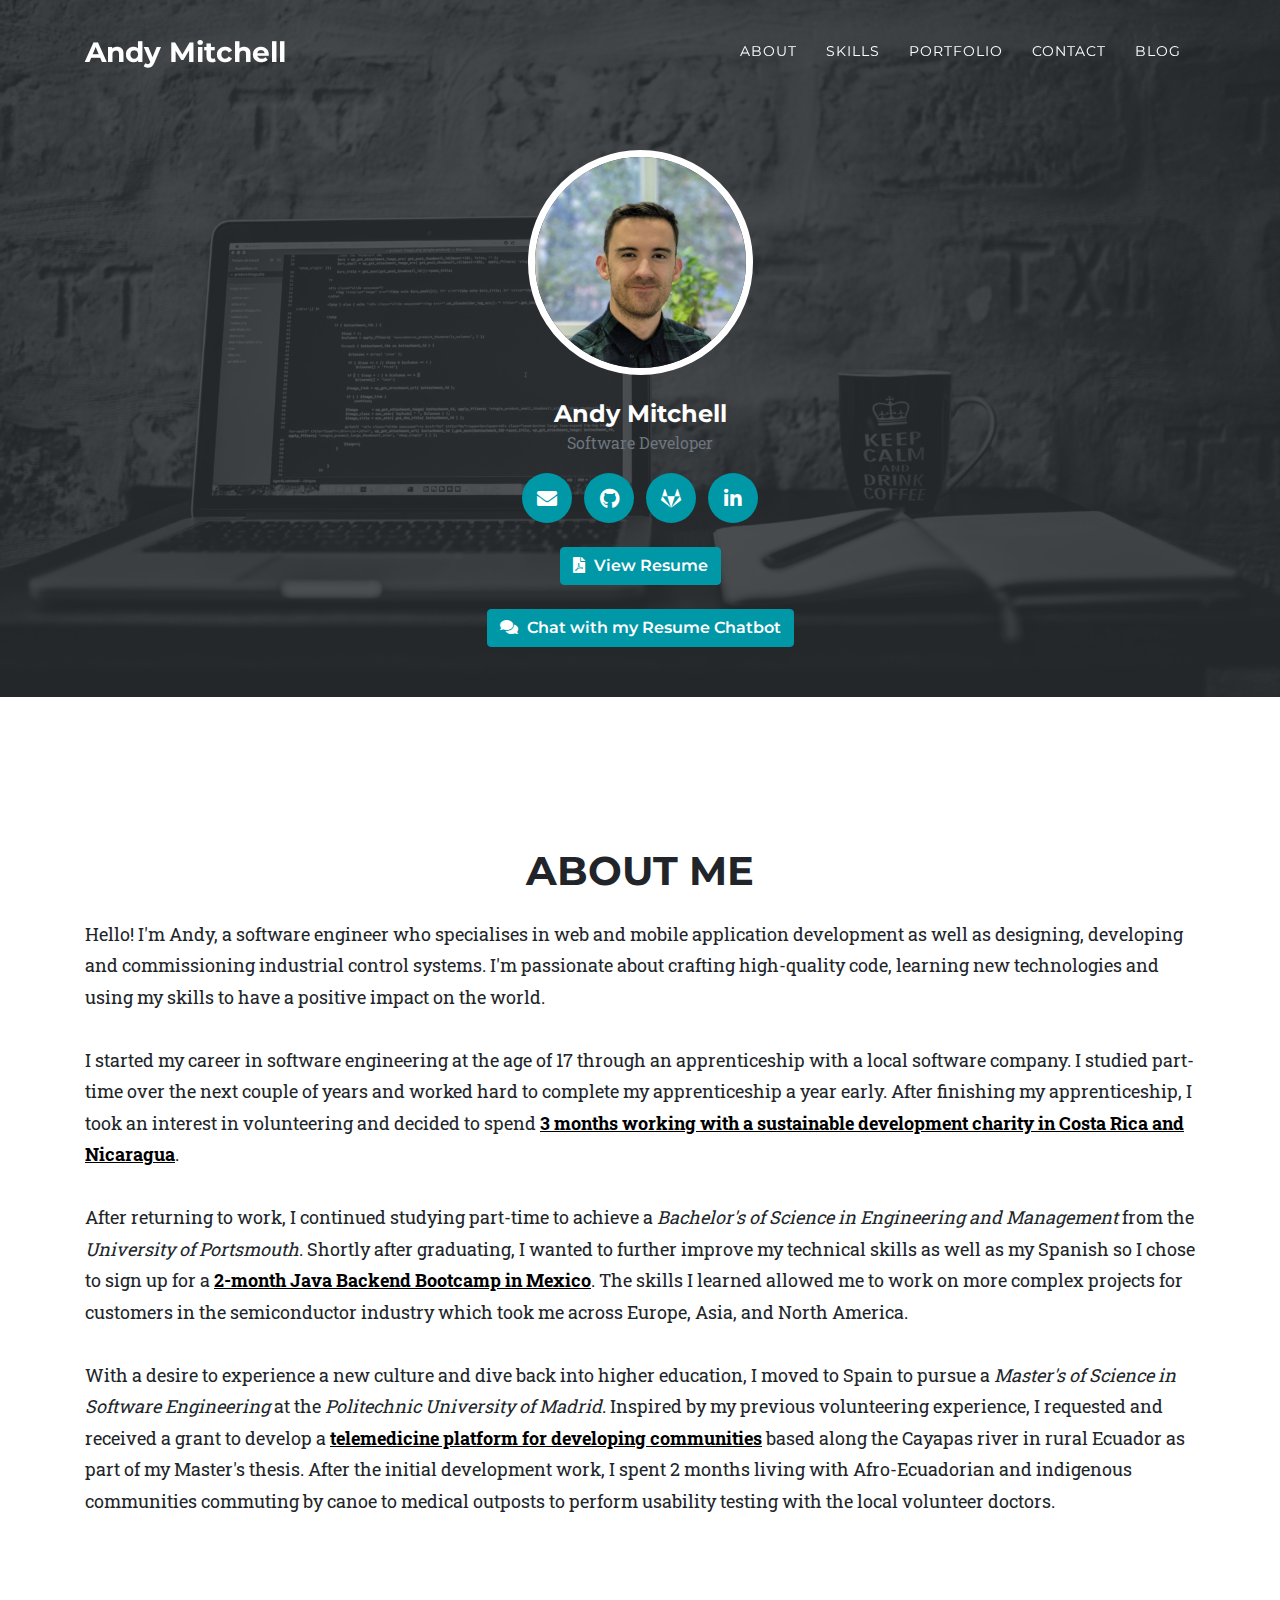
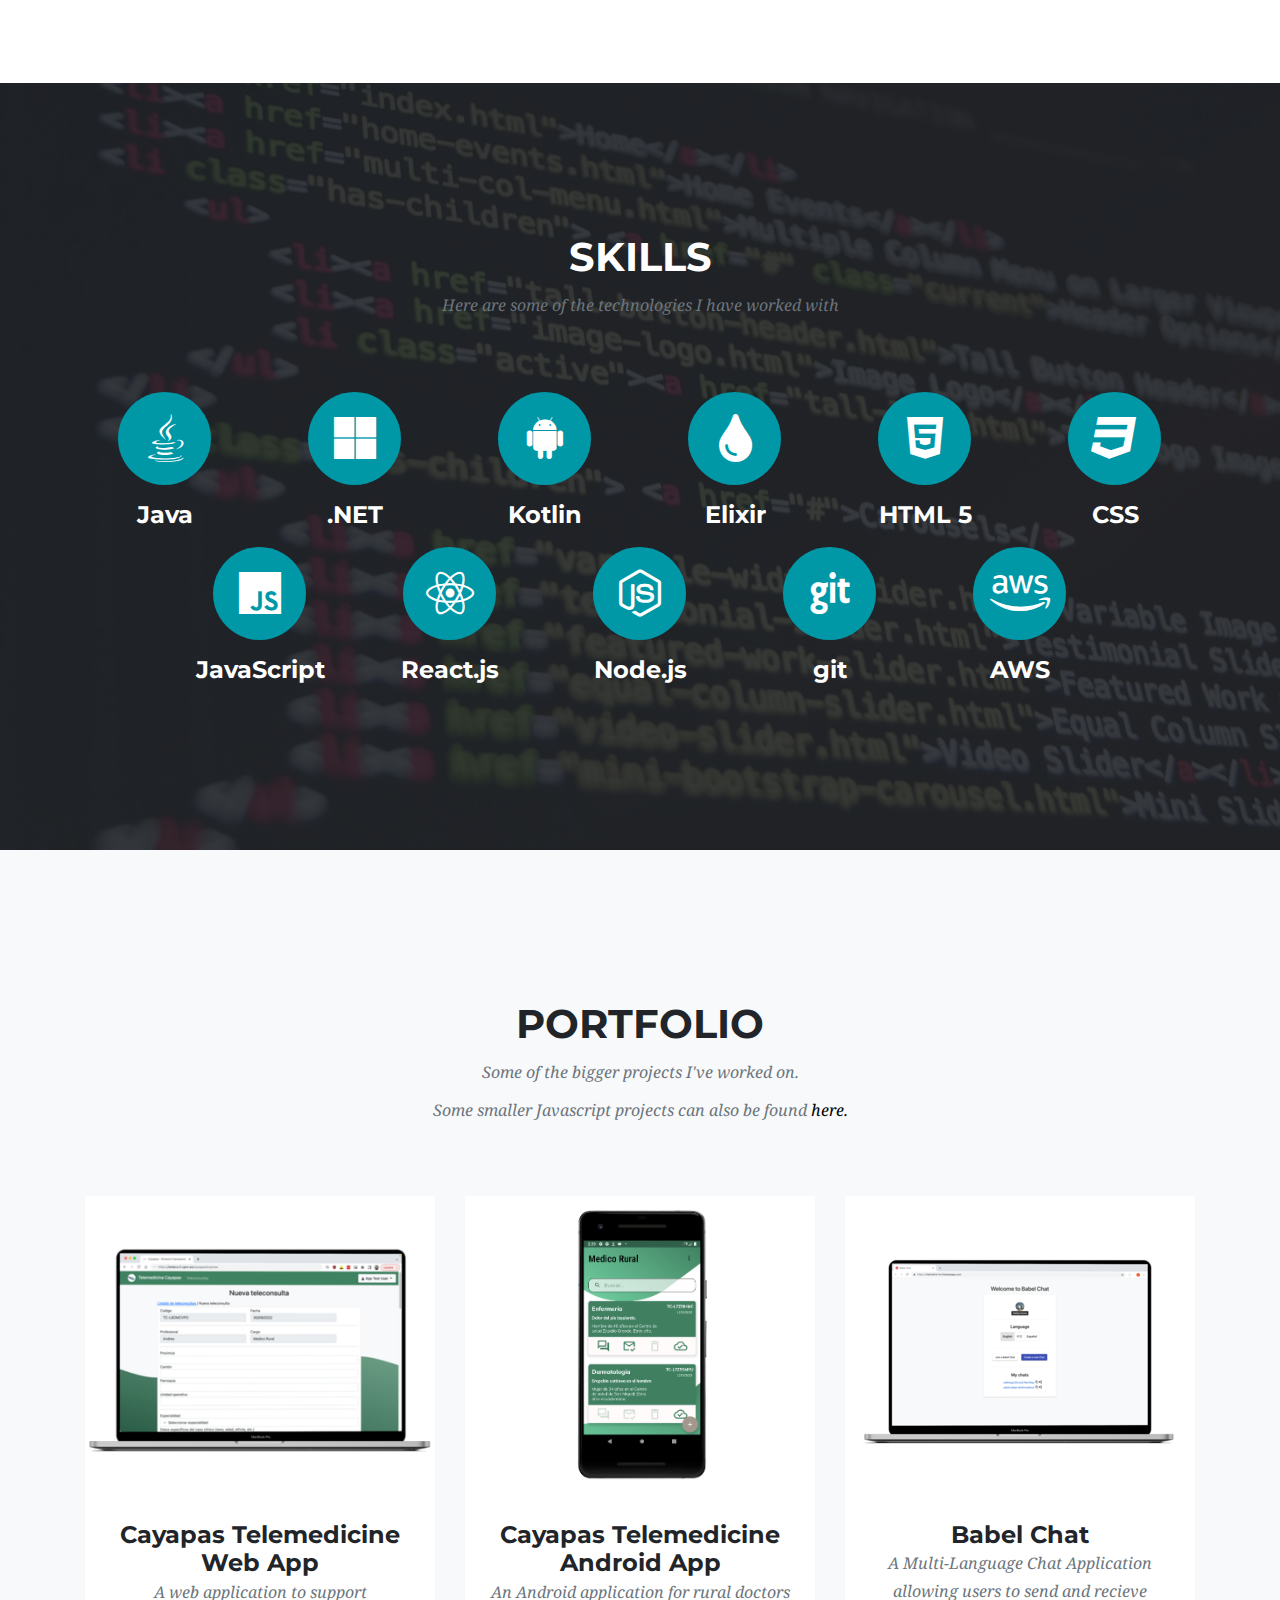
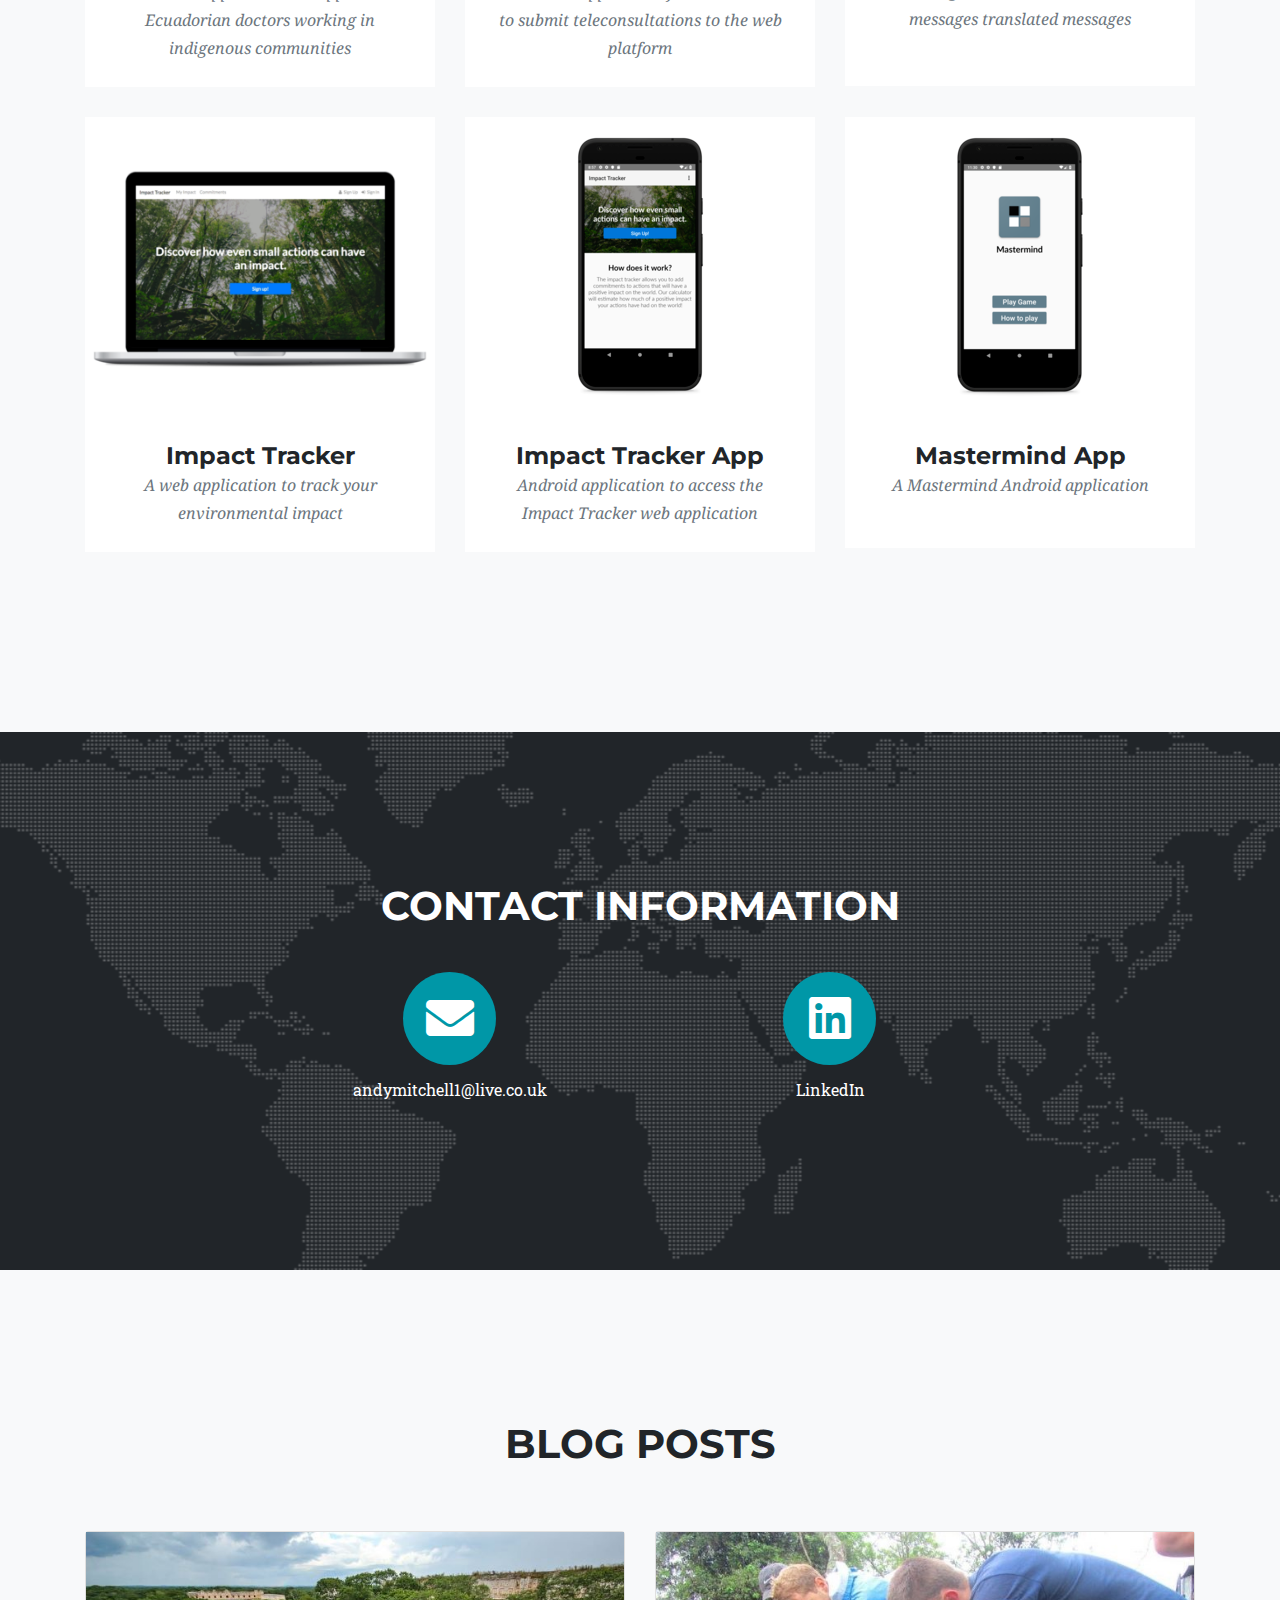
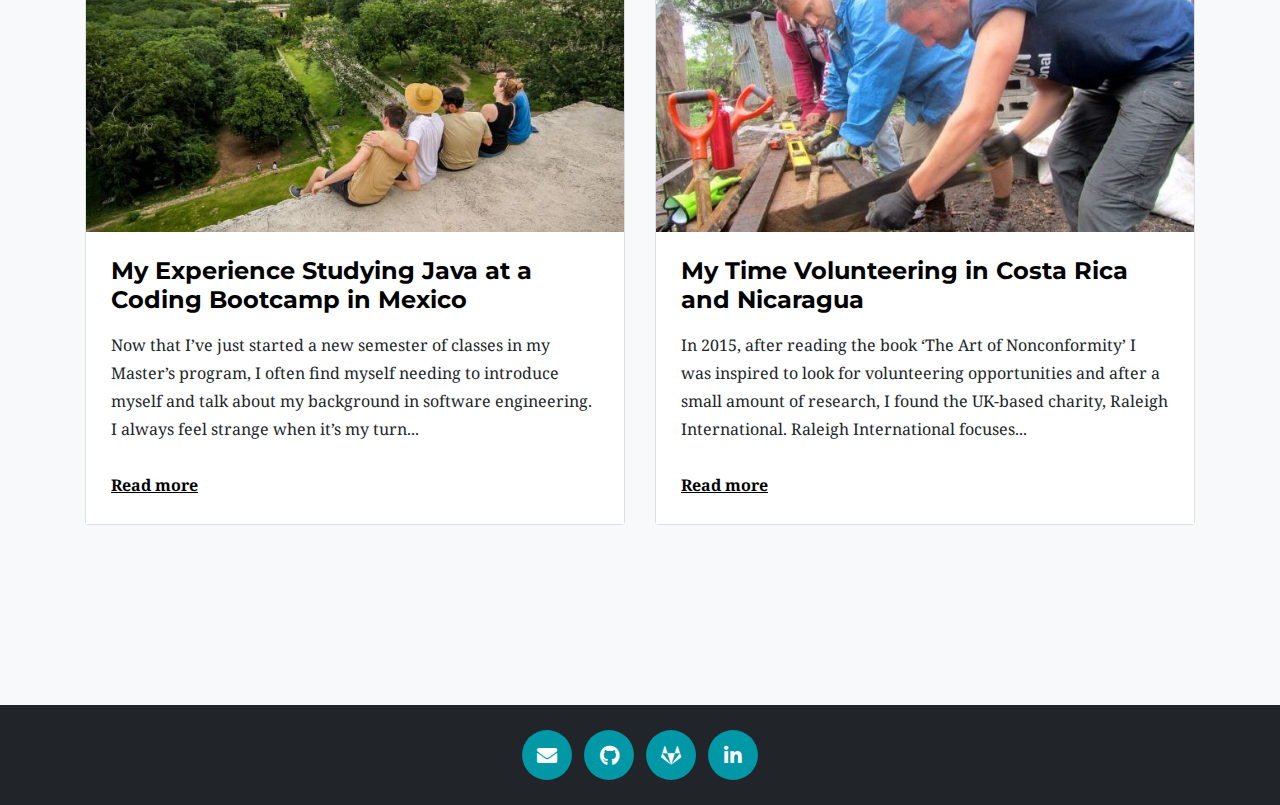
<file: index.html>
<!DOCTYPE html>
<html lang="en">

<head>

    <meta charset="utf-8">
    <meta name="viewport" content="width=device-width, initial-scale=1, shrink-to-fit=no">
    <meta name="description" content="">
    <meta name="author" content="">

    <title>Andy Mitchell - Portfolio</title>

    <!-- Bootstrap core CSS -->
    <link href="vendor/bootstrap/css/bootstrap.min.css" rel="stylesheet">

    <!-- Custom fonts for this template -->
    <link href="vendor/fontawesome-free/css/all.min.css" rel="stylesheet" type="text/css">
    <link href="https://fonts.googleapis.com/css?family=Montserrat:400,700" rel="stylesheet" type="text/css">
    <link href='https://fonts.googleapis.com/css?family=Kaushan+Script' rel='stylesheet' type='text/css'>
    <link href='https://fonts.googleapis.com/css?family=Droid+Serif:400,700,400italic,700italic' rel='stylesheet'
        type='text/css'>
    <link href='https://fonts.googleapis.com/css?family=Roboto+Slab:400,100,300,700' rel='stylesheet' type='text/css'>

    <!-- Custom styles for this template -->
    <link href="css/agency.min.css" rel="stylesheet">

    <link rel="shortcut icon" type="image/x-icon" href="favicon.ico">
</head>

<body id="page-top">

    <!-- Navigation -->
    <nav class="navbar navbar-expand-lg navbar-dark fixed-top" id="mainNav">
        <div class="container">
            <a class="navbar-brand js-scroll-trigger" href="#page-top">Andy Mitchell</a>
            <button class="navbar-toggler navbar-toggler-right" type="button" data-toggle="collapse"
                data-target="#navbarResponsive" aria-controls="navbarResponsive" aria-expanded="false"
                aria-label="Toggle navigation">
                Menu
                <i class="fas fa-bars"></i>
            </button>
            <div class="collapse navbar-collapse" id="navbarResponsive">
                <ul class="navbar-nav text-uppercase ml-auto">
                    <li class="nav-item">
                        <a class="nav-link js-scroll-trigger" href="#about">About</a>
                    </li>
                    <li class="nav-item">
                        <a class="nav-link js-scroll-trigger" href="#skills">Skills</a>
                    </li>
                    <li class="nav-item">
                        <a class="nav-link js-scroll-trigger" href="#portfolio">Portfolio</a>
                    </li>
                    <li class="nav-item">
                        <a class="nav-link js-scroll-trigger" href="#contact">Contact</a>
                    </li>
                    <li class="nav-item">
                        <a class="nav-link js-scroll-trigger" href="#blog-post">Blog</a>
                    </li>
                </ul>
            </div>
        </div>
    </nav>

    <!-- Header -->
    <header class="masthead">
        <div class="overlay"></div>
        <div class="container">
            <div class="row align-items-center">
                <div class="col-sm-12" style="padding-top: 150px">
                    <div class="team-member">
                        <img class="mx-auto rounded-circle" src="img/me.jpg" alt="">
                        <h4>Andy Mitchell</h4>
                        <p class="text-muted">Software Developer</p>
                        <ul class="list-inline social-buttons">
                            <li class="list-inline-item">
                                <a href="mailto:andymitchell1@live.co.uk">
                                    <i class="fas fa-envelope"></i>
                                </a>
                            </li>
                            <li class="list-inline-item">
                                <a href="https://github.com/amitchell94">
                                    <i class="fab fa-github"></i>
                                </a>
                            </li>
                            <li class="list-inline-item">
                                <a href="https://gitlab.com/amitchell94">
                                    <i class="fab fa-gitlab"></i>
                                </a>
                            </li>
                            <li class="list-inline-item">
                                <a href="https://www.linkedin.com/in/andy-mitchell94/">
                                    <i class="fab fa-linkedin-in"></i>
                                </a>
                            </li>
                        </ul>
                        <div class="row text-center pt-4">
                            <li class="btn btn-primary m-auto">
                                <a href="CV - Andy Mitchell.pdf" class="text-white" style="text-decoration: none;">
                                    <i class="fas fa-file-pdf pr-1"></i>
                                    <i class="fab" style="font-family: Montserrat; font-weight: 600">View Resume</i>
                                </a>
                            </li>
                        </div>
						<div class="row text-center pt-4">
                            <li class="btn btn-primary m-auto">
                                <a href="#chatbotModal" class="text-white portfolio-link" data-toggle="modal" style="text-decoration: none;">
                                    <i class="fas fa-comments pr-1"></i>
                                    <i class="fab" style="font-family: Montserrat; font-weight: 600">Chat with my Resume Chatbot</i>
                                </a>
                            </li>
                        </div>
                    </div>
                </div>
        </div>
        </div>
    </header>

    <!-- About Me -->
    <section id="about">
        <div class="container">
            <div class="row">
                <div class="col-lg-12 text-center">
                    <h2 class="section-heading text-uppercase">About Me</h2>
                    <p class="text-left mt-4" style="font-size: large">
                        Hello! I'm Andy, a software engineer who specialises in web and mobile application development as well as designing, developing and commissioning industrial control systems. 
                        I'm passionate about crafting high-quality code, learning new technologies and using my skills to have a positive impact on the world.
                        <br>
                        <br>
						I started my career in software engineering at the age of 17 through an apprenticeship with a local software company. 
						I studied part-time over the next couple of years and worked hard to complete my apprenticeship a year early. 
						After finishing my apprenticeship, I took an interest in volunteering and decided to spend 
						<a href="https://medium.com/@andymitchell694/my-time-volunteering-in-costa-rica-and-nicaragua-3eb61169e319"" style=" color:
                            black"><u><b>3 months working with a sustainable development charity in Costa Rica and Nicaragua</b></u></a>.
						<br>
						<br>
						After returning to work, I continued studying part-time to achieve a <i>Bachelor's of Science in Engineering and Management</i> from the <i>University of Portsmouth</i>. 
						Shortly after graduating, I wanted to further improve my technical skills as well as my Spanish so I chose to sign up for a 
						<a href="https://medium.com/@andymitchell694/studying-java-at-a-coding-bootcamp-in-mexico-ac7d6698cc50"" style=" color:
                            black"><u><b>2-month Java Backend Bootcamp in Mexico</b></u></a>. The skills I learned allowed me to work on more complex projects for customers in the semiconductor industry
							which took me across Europe, Asia, and North America.
                        <br>
						<br>
						With a desire to experience a new culture and dive back into higher education, I moved to Spain to pursue a <i>Master's of Science in Software Engineering</i> at the <i>Politechnic University of Madrid</i>. 
						Inspired by my previous volunteering experience, I requested and received a grant to develop a <a href="https://tedeco.fi.upm.es/cayapas"" style=" color:
                            black"><u><b>telemedicine platform for developing communities</b></u></a> based along the Cayapas river in rural Ecuador as part of my Master's thesis.
						After the initial development work, I spent 2 months living with Afro-Ecuadorian and indigenous communities commuting by canoe to medical outposts to perform usability testing with the local volunteer doctors.
                </div>
            </div>
        </div>
    </section>

    <!-- Skills -->
    <section id="skills" class="bg-dark text-white">
        <div class="overlay"></div>
        <div class="container">
            <div class="row">
                <div class="col-md-12 text-center">
                    <h2 class="section-heading text-uppercase">Skills</h2>
                    <h3 class="section-subheading text-muted">Here are some of the technologies I have worked with</h3>
                </div>
            </div>
            <div class="row text-center">
                <div class="col-md-2">
                    <span class="fa-stack fa-3x">
                        <i class="fas fa-circle fa-stack-2x text-primary"></i>
                        <i class="fab fa-java fa-stack-1x fa-inverse"></i>
                    </span>
                    <h4 class="service-heading">Java</h4>
                </div>
                <div class="col-md-2">
                    <span class="fa-stack fa-3x">
                        <i class="fas fa-circle fa-stack-2x text-primary"></i>
                        <i class="fab fa-microsoft fa-stack-1x fa-inverse"></i>
                    </span>
                    <h4 class="service-heading">.NET</h4>
                </div>
                <div class="col-md-2">
                    <span class="fa-stack fa-3x">
                        <i class="fas fa-circle fa-stack-2x text-primary"></i>
                        <i class="fab fa-android fa-stack-1x fa-inverse"></i>
                    </span>
                    <h4 class="service-heading">Kotlin</h4>
                </div>
                <div class="col-md-2">
                    <span class="fa-stack fa-3x">
                        <i class="fas fa-circle fa-stack-2x text-primary"></i>
                        <i class="fas fa-tint fa-stack-1x fa-inverse"></i>
                    </span>
                    <h4 class="service-heading">Elixir</h4>
                </div>
                <div class="col-md-2">
                    <span class="fa-stack fa-3x">
                        <i class="fas fa-circle fa-stack-2x text-primary"></i>
                        <i class="fab fa-html5 fa-stack-1x fa-inverse"></i>
                    </span>
                    <h4 class="service-heading">HTML 5</h4>
                </div>
                <div class="col-md-2">
                    <span class="fa-stack fa-3x">
                        <i class="fas fa-circle fa-stack-2x text-primary"></i>
                        <i class="fab fa-css3 fa-stack-1x fa-inverse"></i>
                    </span>
                    <h4 class="service-heading">CSS</h4>
                </div>
                </div> 
                <div class="row text-center">
                    <div class="col-md-1"></div>
                <div class="col-md-2">
                    <span class="fa-stack fa-3x">
                        <i class="fas fa-circle fa-stack-2x text-primary"></i>
                        <i class="fab fa-js fa-stack-1x fa-inverse"></i>
                    </span>
                    <h4 class="service-heading">JavaScript</h4>
                </div>
                <div class="col-md-2">
                    <span class="fa-stack fa-3x">
                        <i class="fas fa-circle fa-stack-2x text-primary"></i>
                        <i class="fab fa-react fa-stack-1x fa-inverse"></i>
                    </span>
                    <h4 class="service-heading">React.js</h4>
                </div>
                <div class="col-md-2">
                    <span class="fa-stack fa-3x">
                        <i class="fas fa-circle fa-stack-2x text-primary"></i>
                        <i class="fab fa-node-js fa-stack-1x fa-inverse"></i>
                    </span>
                    <h4 class="service-heading">Node.js</h4>
                </div>
                <div class="col-md-2">
                    <span class="fa-stack fa-3x">
                        <i class="fas fa-circle fa-stack-2x text-primary"></i>
                        <i class="fab fa-git fa-stack-1x fa-inverse"></i>
                    </span>
                    <h4 class="service-heading">git</h4>
                </div>
                <div class="col-md-2">
                    <span class="fa-stack fa-3x">
                        <i class="fas fa-circle fa-stack-2x text-primary"></i>
                        <i class="fab fa-aws fa-stack-1x fa-inverse"></i>
                    </span>
                    <h4 class="service-heading">AWS</h4>
                </div>
                <div class="col-md-1">
                </div>
                <div class="row text-center">
                </div>
            </div>
        </div>
        </div>
    </section>

    <!-- Portfolio Grid -->
    <section class="bg-light" id="portfolio">
        <div class="container">
            <div class="row">
                <div class="col-lg-12 text-center">
                    <h2 class="section-heading text-uppercase">Portfolio</h2>
                    <h3 class="section-subheading text-muted">Some of the bigger projects I've worked on.
                        <br>
                        <br>
                        Some smaller Javascript projects can also be found <a href="js_projects.html"" style=" color:
                            black">here.</a>
                    </h3>
                </div>
            </div>
            <div class="row">
                <div class="col-md-4 col-sm-6 portfolio-item">
                    <a class="portfolio-link  text-center bg-white" data-toggle="modal" href="#portfolioModal6">
                        <div class="portfolio-hover">
                            <div class="portfolio-hover-content">
                                <i class="fas fa-plus fa-3x"></i>
                            </div>
                        </div>
                        <img class="img-fluid py-4" src="img/portfolio/06-thumbnail.png" alt="">
                    </a>
                    <div class="portfolio-caption">
                        <h4>Cayapas Telemedicine Web App</h4>
                        <p class="text-muted">A web application to support Ecuadorian doctors working in indigenous communities</p>
                    </div>
                </div>

                <div class="col-md-4 col-sm-6 portfolio-item">
                    <a class="portfolio-link  text-center bg-white" data-toggle="modal" href="#portfolioModal3">
                        <div class="portfolio-hover">
                            <div class="portfolio-hover-content">
                                <i class="fas fa-plus fa-3x"></i>
                            </div>
                        </div>
                        <img class="img-fluid" src="img/portfolio/03-thumbnail.png" alt="">
                    </a>
                    <div class="portfolio-caption">
                        <h4>Cayapas Telemedicine Android App</h4>
                        <p class="text-muted">An Android application for rural doctors to submit teleconsultations to the web platform</p>
                    </div>
                </div>
                <div class="col-md-4 col-sm-6 portfolio-item">
                    <a class="portfolio-link  text-center bg-white" data-toggle="modal" href="#portfolioModal5">
                        <div class="portfolio-hover">
                            <div class="portfolio-hover-content">
                                <i class="fas fa-plus fa-3x"></i>
                            </div>
                        </div>
                        <img class="img-fluid" src="img/portfolio/05-thumbnail.jpg" alt="">
                    </a>
                    <div class="portfolio-caption">
                        <h4>Babel Chat</h4>
                        <p class="text-muted">A Multi-Language Chat Application allowing users to send and recieve messages translated messages<br>&nbsp;</p>
                    </div>
                </div>
                <div class="col-md-4 col-sm-6 portfolio-item ">
                    <a class="portfolio-link text-center bg-white" data-toggle="modal" href="#portfolioModal1">
                        <div class="portfolio-hover">
                            <div class="portfolio-hover-content">
                                <i class="fas fa-plus fa-3x"></i>
                            </div>
                        </div>
                        <img class="img-fluid py-4" src="img/portfolio/01-thumbnail.jpg" alt="">
                    </a>
                    <div class="portfolio-caption">
                        <h4>Impact Tracker</h4>
                        <p class="text-muted">A web application to track your environmental impact</p>
                    </div>
                </div>
                <div class="col-md-4 col-sm-6 portfolio-item ">
                    <a class="portfolio-link text-center bg-white" data-toggle="modal" href="#portfolioModal2">
                        <div class="portfolio-hover">
                            <div class="portfolio-hover-content">
                                <i class="fas fa-plus fa-3x"></i>
                            </div>
                        </div>
                        <img class="img-fluid" src="img/portfolio/02-thumbnail.jpg" alt="">
                    </a>
                    <div class="portfolio-caption">
                        <h4>Impact Tracker App</h4>
                        <p class="text-muted">Android application to access the Impact Tracker web application</p>
                    </div>
                </div>
               
                <div class="col-md-4 col-sm-6 portfolio-item">
                    <a class="portfolio-link text-center bg-white" data-toggle="modal" href="#portfolioModal4">
                        <div class="portfolio-hover">
                            <div class="portfolio-hover-content">
                                <i class="fas fa-plus fa-3x"></i>
                            </div>
                        </div>
                        <img class="img-fluid" src="img/portfolio/04-thumbnail.jpg" alt="">
                    </a>
                    <div class="portfolio-caption">
                        <h4>Mastermind App</h4>
                        <p class="text-muted">A Mastermind Android application</p>
                        <br>
                    </div>
                </div>
            </div>
        </div>
    </section>


    <!-- Contact -->
    <section id="contact">
        <div class="container">
            <div class="row">
                <div class="col-lg-12 text-center">
                    <h2 class="section-heading text-uppercase">Contact Information</h2>
                </div>
            </div>
            <div class="row" style="padding-top: 25px">
                <div class="col-lg-4 ml-auto text-center text-white">
                    <a class="contact-buttons" href="mailto:andymitchell1@live.co.uk">
                        <span class="fa-stack fa-3x">
                            <i class="fas fa-circle fa-stack-2x text-primary contact-icon"></i>
                            <i class="fas fa-envelope fa-stack-1x fa-inverse"></i>
                        </span>
                        <p style="padding-top: 10px">andymitchell1@live.co.uk</p>
                    </a>
                </div>
                <div class="col-lg-4 mr-auto text-center text-white">
                    <a href="https://www.linkedin.com/in/andy-mitchell94/">
                        <span class="fa-stack fa-3x">
                            <i class="fas fa-circle fa-stack-2x text-primary contact-icon contact-buttons"></i>
                            <i class="fab fa-linkedin fa-stack-1x fa-inverse"></i>
                        </span>
                        <p style="padding-top: 10px">LinkedIn</p>
                    </a>
                </div>
            </div>
        </div>
    </section>
    
     <!-- Blog Posts -->
     <section class="bg-light" id="blog-post">
        <div class="container">
            <div class="row">
                <div class="col-lg-12 text-center">
                    <h2 class="section-heading text-uppercase">Blog Posts</h2>
                    <!-- <h3 class="section-subheading text-muted">Some of the bigger projects I've worked on.</h3> -->
                </div>
            </div>
            <div class="row mt-5">
                <div class="col-md-6 col-sm-6 blog-post-item">
                    <div class="card">
                        <a class="blog-post-link text-center bg-white" href="https://medium.com/@andymitchell694/studying-java-at-a-coding-bootcamp-in-mexico-ac7d6698cc50">
                            <img class="img-fluid" src="img/mexico.jpg" alt="">
                        </a>
                        <div class="blog-post-caption mx-auto">
                            <a href="https://medium.com/@andymitchell694/studying-java-at-a-coding-bootcamp-in-mexico-ac7d6698cc50" style=" color:
                            black"><h4>My Experience Studying Java at a Coding Bootcamp in Mexico</h4></a>
                            
                            <p class="text-left pt-3">Now that I’ve just started a new semester of classes in my Master’s program, I often find myself needing to introduce myself and talk about my background in software engineering. I always feel strange when it’s my turn...
                            <br>
                            <br>
                            <a href="https://medium.com/@andymitchell694/studying-java-at-a-coding-bootcamp-in-mexico-ac7d6698cc50" style=" color:
                            black"><u><b>Read more</b></u></a>
                            </p>
                        </div>
                    </div>
                </div>
                <div class="col-md-6 col-sm-6 blog-post-item">
                    <div class="card">
                        <a class="blog-post-link text-center bg-white" href="https://medium.com/@andymitchell694/my-time-volunteering-in-costa-rica-and-nicaragua-3eb61169e319">
                            <img class="img-fluid" src="img/cutting wood.jpg" alt="">
                        </a>
                        <div class="blog-post-caption mx-auto">
                            <a href="https://medium.com/@andymitchell694/my-time-volunteering-in-costa-rica-and-nicaragua-3eb61169e319" style=" color:
                            black"><h4>My Time Volunteering in Costa Rica and Nicaragua</h4></a>
                            
                            <p class="text-left pt-3">In 2015, after reading the book ‘The Art of Nonconformity’ I was inspired to look for volunteering opportunities and after a small amount of research, I found the UK-based charity, Raleigh International. Raleigh International focuses...
                                <br>
                                <br>
                                <a href="https://medium.com/@andymitchell694/my-time-volunteering-in-costa-rica-and-nicaragua-3eb61169e319"" style=" color:
                                black"><u><b>Read more</b></u></a>
                                </p>
                        </div>
                    </div>
                </div>
            </div>
        </div>
    </section>

    
    <!-- Footer -->
    <footer style="background-color: #212529;">
        <div class="container ">
            <div class="row">
                <div class="col-md-12">
                    <ul class="list-inline social-buttons">
                        <li class="list-inline-item">
                            <a href="mailto:andymitchell1@live.co.uk">
                                <i class="fas fa-envelope"></i>
                            </a>
                        </li>
                        <li class="list-inline-item">
                            <a href="https://github.com/amitchell94">
                                <i class="fab fa-github"></i>
                            </a>
                        </li>
                        <li class="list-inline-item">
                            <a href="https://gitlab.com/amitchell94">
                                <i class="fab fa-gitlab"></i>
                            </a>
                        </li>
                        <li class="list-inline-item">
                            <a href="https://www.linkedin.com/in/andy-mitchell94/">
                                <i class="fab fa-linkedin-in"></i>
                            </a>
                        </li>
                    </ul>
                </div>
            </div>
        </div>
    </footer>


    <!-- Portfolio Modals -->

    <!-- Modal 1 -->
    <div class="portfolio-modal modal fade" id="portfolioModal1" tabindex="-1" role="dialog" aria-hidden="true">
        <div class="modal-dialog">
            <div class="modal-content">
                <div class="close-modal" data-dismiss="modal">
                    <div class="lr">
                        <div class="rl"></div>
                    </div>
                </div>
                <div class="container">
                    <div class="row">
                        <div class="col-lg-8 mx-auto">
                            <div class="modal-body">
                                <!-- Project Details Go Here -->
                                <h2 class="text-uppercase">Impact Tracker</h2>
                                <p class="item-intro text-muted">A web application to track your environmental impact
                                </p>
                                <img class="img-fluid d-block mx-auto" src="img/portfolio/01-full.jpg" alt="">
                                <ul class="list-inline social-buttons">
                                    <li class="list-inline-item">
                                        <a href="https://github.com/amitchell94/impact-tracker">
                                            <i class="fab fa-github"></i>
                                        </a>
                                    </li>
                                    <li class="list-inline-item">
                                        <a href="https://youtu.be/VWCOGepClmg">
                                            <i class="fab fa-youtube"></i>
                                        </a>
                                    </li>
                                </ul>
                                <p class="text-left">A Java web application which allows you to enter positive impact commitments and keep
                                    track of the total estimated impact you are having on the world.
                                    <br>
                                    <br>
                                    Users can create an account and app commitments to certain actions over a time
                                    period.
                                    The impact calculator will then give an estimate of the total impact.
                                    <br>
                                    <br>
                                    Technologies used: Spring, JDBC, Thymeleaf, Spring Security, JWT, Bootstrap, MySQL
                                    and a
                                    RESTful API to allow access for a mobile applicaton.
                                </p>
                                <hr class="mx-5">
                                <ul class="list-inline">
                                    <li>Date: December 2018</li>
                                    <li>Languages: Java, HTML, CSS, Javascript</li>
                                </ul>
                                <button class="btn btn-primary" data-dismiss="modal" type="button">
                                    <i class="fas fa-times"></i>
                                    Close Project
                                </button>
                            </div>
                        </div>
                    </div>
                </div>
            </div>
        </div>
    </div>

    <!-- Modal 2 -->
    <div class="portfolio-modal modal fade" id="portfolioModal2" tabindex="-1" role="dialog" aria-hidden="true">
        <div class="modal-dialog">
            <div class="modal-content">
                <div class="close-modal" data-dismiss="modal">
                    <div class="lr">
                        <div class="rl"></div>
                    </div>
                </div>
                <div class="container">
                    <div class="row">
                        <div class="col-lg-8 mx-auto">
                            <div class="modal-body">
                                <!-- Project Details Go Here -->
                                <h2 class="text-uppercase">Impact Tracker App</h2>
                                <p class="item-intro text-muted">Android application to access the Impact Tracker web
                                    application</p>
                                <img class="img-fluid d-block mx-auto" src="img/portfolio/02-full.jpg" alt="">
                                <ul class="list-inline social-buttons">
                                    <li class="list-inline-item">
                                        <a href="https://github.com/amitchell94/impact-tracker-android">
                                            <i class="fab fa-github"></i>
                                        </a>
                                    </li>
                                </ul>
                                <p class="text-left">An Android application written using Java to connect to the Impact Tracker web
                                    application RESTful APU.
                                    <br>
                                    <br>
                                    Users can log in to view their impact statistics as well as add, edit and delete
                                    commitments.
                                </p>
                                <hr class="mx-5">
                                <ul class="list-inline">
                                    <li>Date: December 2018</li>
                                    <li>Language: Java</li>
                                </ul>
                                <button class="btn btn-primary" data-dismiss="modal" type="button">
                                    <i class="fas fa-times"></i>
                                    Close Project
                                </button>
                            </div>
                        </div>
                    </div>
                </div>
            </div>
        </div>
    </div>

    <!-- Modal 3 -->
    <div class="portfolio-modal modal fade" id="portfolioModal3" tabindex="-1" role="dialog" aria-hidden="true">
        <div class="modal-dialog">
            <div class="modal-content">
                <div class="close-modal" data-dismiss="modal">
                    <div class="lr">
                        <div class="rl"></div>
                    </div>
                </div>
                <div class="container">
                    <div class="row">
                        <div class="col-lg-8 mx-auto">
                            <div class="modal-body">
                                <!-- Project Details Go Here -->
                                <h2 class="text-uppercase">Cayapas Telemedicine Android App</h2>
                                <p class="item-intro text-muted">An Android application to allow doctors working in the Afro-Ecuadorian and indigenous communities to submit teleconsultations for comment from specialists.</p>
                                <img class="img-fluid d-block mx-auto" src="img/portfolio/03-full.png" alt="">
                                <ul class="list-inline social-buttons">
                                    <li class="list-inline-item">
                                        <a
                                            href="https://play.google.com/store/apps/details?id=org.tedeco.cayapas&pli=1">
                                            <i class="fab fa-google-play"></i>
                                        </a>
                                    </li>
                                </ul>
                                <p class="text-left">An Android application developed in conjunction with the Cayapas Telemedicine Web Application to allow rural doctors
                                    working in Afro-Ecuadorian and indigenous communities of the upper-Cayapas river to submit teleconsultations for 
                                    comment from specialists.
                                    <br>
                                    <br>
                                    Users are able to log in, fill in teleconsultation forms with patient information and photos, upload saved teleconsultations 
                                    as well as download any responses received from a specialist. 
                                    <br>
                                    <br>
                                    The app also features a chat function to allow users to send and receive messages about their teleconsultation to and from 
                                    the specialist assigned to their teleconsultation. 
                                    <br>
                                    <br>
                                    The app was designed for use in areas with poor internet access, allowing users to save teleconsultations in a local 
                                    database which can then be uploaded later when the user has an internet connection. 
                                    <br>
                                    <br>
                                    Developed as part of my Master's thesis at the Universidad Politécnica de Madrid which can be found hosted <u><a style="color: black;" href="https://oa.upm.es/72561/">here</a></u>.
                                </p>
                                <hr class="mx-5">
                                <ul class="list-inline">
                                    <li>Date: November 2022</li>
                                    <li>Language: Kotlin</li>
                                </ul>
                                <button class="btn btn-primary" data-dismiss="modal" type="button">
                                    <i class="fas fa-times"></i>
                                    Close Project
                                </button>
                            </div>
                        </div>
                    </div>
                </div>
            </div>
        </div>
    </div>

    <!-- Modal 4 -->
    <div class="portfolio-modal modal fade" id="portfolioModal4" tabindex="-1" role="dialog" aria-hidden="true">
        <div class="modal-dialog">
            <div class="modal-content">
                <div class="close-modal" data-dismiss="modal">
                    <div class="lr">
                        <div class="rl"></div>
                    </div>
                </div>
                <div class="container">
                    <div class="row">
                        <div class="col-lg-8 mx-auto">
                            <div class="modal-body">
                                <!-- Project Details Go Here -->
                                <h2 class="text-uppercase">Mastermind App</h2>
                                <p class="item-intro text-muted">A Mastermind Android Application</p>
                                <img class="img-fluid d-block mx-auto" src="img/portfolio/04-full.jpg" alt="">
                                <ul class="list-inline social-buttons">
                                    <li class="list-inline-item">
                                        <a
                                            href="https://play.google.com/store/apps/details?id=com.andy_mitchell.mastermind">
                                            <i class="fab fa-google-play"></i>
                                        </a>
                                    </li>
                                    <li class="list-inline-item">
                                        <a href="https://github.com/amitchell94/mastermind-android-app">
                                            <i class="fab fa-github"></i>
                                        </a>
                                    </li>
                                </ul>
                                <p class="text-left">An Android version of the classic game Mastermind.
                                    Players try to decipher a 4 colour code by making guesses.
                                    <br>
                                    <br>
                                    After each guess the user is told how many colours are correct and in the correct
                                    place, and how many are correct but in the wrong place.
                                </p>
                                <hr class="mx-5">
                                <ul class="list-inline">
                                    <li>Date: April 2020</li>
                                    <li>Language: Java</li>
                                </ul>
                                <button class="btn btn-primary" data-dismiss="modal" type="button">
                                    <i class="fas fa-times"></i>
                                    Close Project
                                </button>
                            </div>
                        </div>
                    </div>
                </div>
            </div>
        </div>
    </div>

    <!-- Modal 5 -->
    <div class="portfolio-modal modal fade" id="portfolioModal5" tabindex="-1" role="dialog" aria-hidden="true">
        <div class="modal-dialog">
            <div class="modal-content">
                <div class="close-modal" data-dismiss="modal">
                    <div class="lr">
                        <div class="rl"></div>
                    </div>
                </div>
                <div class="container">
                    <div class="row">
                        <div class="col-lg-8 mx-auto">
                            <div class="modal-body">
                                <!-- Project Details Go Here -->
                                <h2 class="text-uppercase">Babel Chat</h2>
                                <p class="item-intro text-muted">A Multi-Language Chat Application</p>
                                <img class="img-fluid d-block mx-auto" src="img/portfolio/05-full.jpg" alt="">
                                <ul class="list-inline social-buttons">
                                    <li class="list-inline-item">
                                        <a href="https://chatnative-hs.firebaseapp.com/">
                                            <i class="fas fa-link"></i>
                                        </a>
                                    </li>
                                    <li class="list-inline-item">
                                        <a href="https://github.com/amitchell94/hackathon-language-api">
                                            <i class="fab fa-github"></i>
                                        </a>
                                    </li>
                                    <li class="list-inline-item">
                                        <a href="https://devpost.com/software/babel-chat">
                                            <i class="fab" style="font-family: Montserrat; font-weight: 600">D</i>
                                        </a>
                                    </li>
                                </ul>
                                <p class="text-left">Babel chat is a web application that allows users to communicate with people on
                                    several different languages. Messages are sent and received in the user's native
                                    language and translated into the native language of each other user in real time
                                    using Google's translate API.
                                    <br>
                                    <br>
                                    I was responsible for developing the translation API which translated messages into
                                    three languages using the Google Translate API
                                    <br>
                                    <br>
                                    Developed for the Hack the South 2019 Hackathon hosted at the University of
                                    Southampton where the project was awarded both <b>Best MVP</b> and <b>Best Icebreaker
                                    Application</b> awards
                                </p>
                                <hr class="mx-5">
                                <ul class="list-inline">
                                    <li>Date: August 2019</li>
                                    <li>Language: Java</li>
                                </ul>
                                <button class="btn btn-primary" data-dismiss="modal" type="button">
                                    <i class="fas fa-times"></i>
                                    Close Project
                                </button>
                            </div>
                        </div>
                    </div>
                </div>
            </div>
        </div>
    </div>

    <!-- Modal 6 -->
    <div class="portfolio-modal modal fade" id="portfolioModal6" tabindex="-1" role="dialog" aria-hidden="true">
        <div class="modal-dialog">
            <div class="modal-content">
                <div class="close-modal" data-dismiss="modal">
                    <div class="lr">
                        <div class="rl"></div>
                    </div>
                </div>
                <div class="container">
                    <div class="row">
                        <div class="col-lg-8 mx-auto">
                            <div class="modal-body">
                                <!-- Project Details Go Here -->
                                <h2 class="text-uppercase">Cayapas Telemedicine Web Application</h2>
                                <p class="item-intro text-muted">A web platform to support healthcare activities for Afro-Ecuadorian and indigenous communities around the upper-Cayapas river, Ecuador.</p>
                                <img class="img-fluid d-block mx-auto" src="img/portfolio/06-full.png" alt="">
                                <ul class="list-inline social-buttons">
                                    <li class="list-inline-item">
                                        <a href="https://tedeco.fi.upm.es/cayapas">
                                            <i class="fas fa-link"></i>
                                        </a>
                                    </li>
                                </ul>
                                <p class="text-left">The Cayapas Telemedicine Web Application was developed as part of a collaboration between 
                                    <u><a style="color: black" href="https://tedeco.fi.upm.es/">TEDECO</a></u>
                                    and the <u><a style="color: black" href="https://cayapapichullakumani.com/">Amigos del Cayapas Association</a></u>. 
                                    <br>
                                    <br>
                                    The application supports three user roles: Coordinator, Specialist and Rural Doctor.
                                    <br> 
                                    <br> 
                                    <strong>Rural Doctors</strong>
                                    <br>
                                    Users with the Rural Doctor role are able to write and submit teleconsultations.
                                    <br> 
                                    <br>
                                    <strong>Coordinator</strong>
                                    <br>
                                    Users with the Coordinator role are able to assign teleconsultations to specialists as well as create and approve new user accounts.
                                    <br> 
                                    <br>
                                    <strong>Specialists</strong>
                                    <br>    
                                    Users with the Specialist role are able to write and send responses to the teleconsultations assigned to them.
                                    <br>
                                    <br>
                                    After a specialist responds to a teleconsultation, a chat feature allows the Rural doctor and Specialist users to send and receive messages
                                    to discuss the patient's case.
                                    <br>
                                    <br>
                                    Technologies used: Phoenix, Ecto, Guardian, JWT, Bootstrap, PostgreSQL
                                    and a
                                    RESTful API to allow access for a mobile applicaton.
                                    <br>
                                    <br>
                                    Developed as part of my Master's thesis at the Universidad Politécnica de Madrid which can be found hosted <u><a style="color: black;" href="https://oa.upm.es/72561/">here</a></u>.
                                </p>
                                <hr class="mx-5">
                                <ul class="list-inline">
                                    <li>Date: November 2022</li>
                                    <li>Language: Elixir</li>
                                </ul>
                            </iframe>
                                <button class="btn btn-primary" data-dismiss="modal" type="button">
                                    <i class="fas fa-times"></i>
                                    Close Project
                                </button>
                            </div>
                        </div>
                    </div>

                </div>
            </div>
        </div>
    </div>

 <!-- Chatbot Modal -->
 <div class="portfolio-modal modal fade" id="chatbotModal" tabindex="-1" role="dialog" aria-hidden="true">
    <div class="modal-dialog">
        <div class="modal-content">
            <div class="close-modal" data-dismiss="modal">
                <div class="lr">
                    <div class="rl"></div>
                </div>
            </div>
            <div class="container">
                <div class="row">
                    <div class="col-lg-12 mx-auto">
                        <div class="modal-body">
                            <iframe 
                            src="https://cv-chatbot-d7836.web.app/" 
                            width="100%" 
                            height="750px" 
                            frameborder="0" 
                            style="border: none;">
                        </iframe>
                        </div>
                    </div>
                </div>

            </div>
        </div>
    </div>
</div>

    <!-- Bootstrap core JavaScript -->
    <script src="vendor/jquery/jquery.min.js"></script>
    <script src="vendor/bootstrap/js/bootstrap.bundle.min.js"></script>

    <!-- Plugin JavaScript -->
    <script src="vendor/jquery-easing/jquery.easing.min.js"></script>

    <!-- Contact form JavaScript -->
    <script src="js/jqBootstrapValidation.js"></script>

    <!-- Custom scripts for this template -->
    <script src="js/agency.min.js"></script>

</body>

</html>
</file>
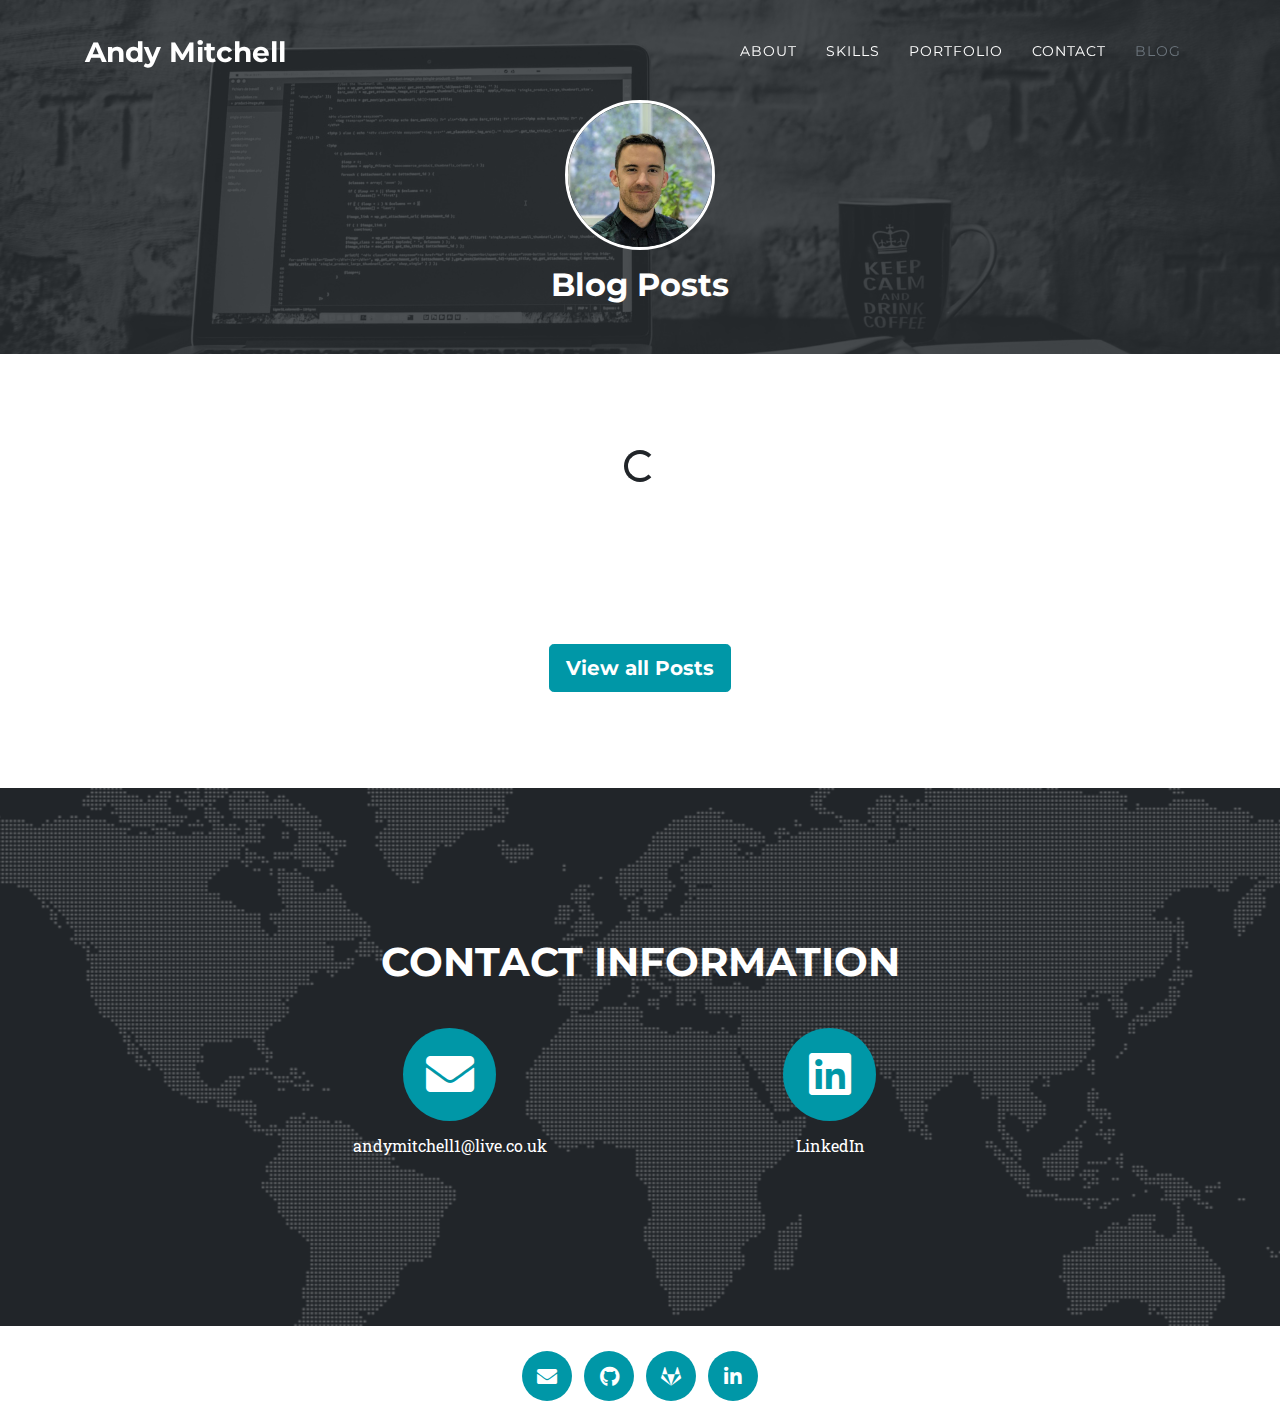
<file: blog.html>
<!DOCTYPE html>
<html lang="en">

<head>

    <meta charset="utf-8">
    <meta name="viewport" content="width=device-width, initial-scale=1, shrink-to-fit=no">
    <meta name="description" content="">
    <meta name="author" content="">

    <title>Andy Mitchell - Portfolio</title>

    <!-- Bootstrap core CSS -->
    <link href="vendor/bootstrap/css/bootstrap.min.css" rel="stylesheet">

    <!-- Custom fonts for this template -->
    <link href="vendor/fontawesome-free/css/all.min.css" rel="stylesheet" type="text/css">
    <link href="https://fonts.googleapis.com/css?family=Montserrat:400,700" rel="stylesheet" type="text/css">
    <link href='https://fonts.googleapis.com/css?family=Kaushan+Script' rel='stylesheet' type='text/css'>
    <link href='https://fonts.googleapis.com/css?family=Droid+Serif:400,700,400italic,700italic' rel='stylesheet'
        type='text/css'>
    <link href='https://fonts.googleapis.com/css?family=Roboto+Slab:400,100,300,700' rel='stylesheet' type='text/css'>

    <!-- Custom styles for this template -->
    <link href="css/agency.min.css" rel="stylesheet">

    <link rel="shortcut icon" type="image/x-icon" href="favicon.ico">
</head>

<body id="page-top">

    <!-- Navigation -->
    <!-- Navigation -->
    <nav class="navbar navbar-expand-lg navbar-dark fixed-top" id="mainNav">
        <div class="container">
            <a class="navbar-brand js-scroll-trigger" href="index.html#page-top">Andy Mitchell</a>
            <button class="navbar-toggler navbar-toggler-right" type="button" data-toggle="collapse"
                data-target="#navbarResponsive" aria-controls="navbarResponsive" aria-expanded="false"
                aria-label="Toggle navigation">
                Menu
                <i class="fas fa-bars"></i>
            </button>
            <div class="collapse navbar-collapse" id="navbarResponsive">
                <ul class="navbar-nav text-uppercase ml-auto">
                    <li class="nav-item">
                        <a class="nav-link js-scroll-trigger" href="index.html#about">About</a>
                    </li>
                    <li class="nav-item">
                        <a class="nav-link js-scroll-trigger" href="index.html#skills">Skills</a>
                    </li>
                    <li class="nav-item">
                        <a class="nav-link js-scroll-trigger" href="index.html#portfolio">Portfolio</a>
                    </li>
                    <li class="nav-item">
                        <a class="nav-link js-scroll-trigger" href="index.html#contact">Contact</a>
                    </li>
                    <li class="nav-item">
                        <a class="nav-link js-scroll-trigger" href="#" style="color: #6c757d;">Blog</a>
                    </li>
                </ul>
            </div>
        </div>
    </nav>

    <!-- Header -->
    <header class="masthead">
        <div class="overlay"></div>
        <div class="container">
            <div class="row align-items-center">
                <div class="col-sm-12" style="padding-top: 100px">
                    <div class="team-member">
                        <img class="mx-auto rounded-circle" src="img/me.jpg" alt="" style="width: 150px; height: 150px;border-width: 3px;">
                        <h2 class="pt-3">Blog Posts</h2>
                    </div>
                </div>
            </div>
        </div>

    </header>
    <!-- Blog posts -->
	<div id="loadingSpinner" class="container text-center my-5">
    <div class="spinner-border mx-auto my-5" role="status">
        <span class="sr-only">Loading...</span>
    </div>
	</div>
    <div class="container mt-5 pt-5" id="medium">
        <div class="row" id="jsonContent">
        </div>
    </div>

    <ul id="pagin" class="pagination justify-content-center">
    </ul>

    <div class="text-center">
        <div class="mb-5">
            <a class="btn btn-primary btn-lg mb-5" href="https://medium.com/@andymitchell694">View all Posts</a>
        </div>
    </div>


    <!-- Contact -->
    <section id="contact">
        <div class="container">
            <div class="row">
                <div class="col-lg-12 text-center">
                    <h2 class="section-heading text-uppercase">Contact Information</h2>
                </div>
            </div>
            <div class="row" style="padding-top: 25px">
                <div class="col-lg-4 ml-auto text-center text-white">
                    <a class="contact-buttons" href="mailto:andymitchell1@live.co.uk">
                        <span class="fa-stack fa-3x">
                            <i class="fas fa-circle fa-stack-2x text-primary contact-icon"></i>
                            <i class="fas fa-envelope fa-stack-1x fa-inverse"></i>
                        </span>
                        <p style="padding-top: 10px">andymitchell1@live.co.uk</p>
                    </a>
                </div>
                <div class="col-lg-4 mr-auto text-center text-white">
                    <a href="https://www.linkedin.com/in/andy-mitchell94/">
                        <span class="fa-stack fa-3x">
                            <i class="fas fa-circle fa-stack-2x text-primary contact-icon contact-buttons"></i>
                            <i class="fab fa-linkedin fa-stack-1x fa-inverse"></i>
                        </span>
                        <p style="padding-top: 10px">LinkedIn</p>
                    </a>
                </div>
            </div>
        </div>
    </section>

    <!-- Footer -->
    <footer>
        <div class="container">
            <div class="row">
                <div class="col-md-12">
                    <ul class="list-inline social-buttons">
                        <li class="list-inline-item">
                            <a href="mailto:andymitchell1@live.co.uk">
                                <i class="fas fa-envelope"></i>
                            </a>
                        </li>
                        <li class="list-inline-item">
                            <a href="https://github.com/amitchell94">
                                <i class="fab fa-github"></i>
                            </a>
                        </li>
                        <li class="list-inline-item">
                            <a href="https://gitlab.com/amitchell94">
                                <i class="fab fa-gitlab"></i>
                            </a>
                        </li>
                        <li class="list-inline-item">
                            <a href="https://www.linkedin.com/in/andy-mitchell94/">
                                <i class="fab fa-linkedin-in"></i>
                            </a>
                        </li>
                    </ul>
                </div>
            </div>
        </div>
    </footer>

    <!-- Bootstrap core JavaScript -->
    <script src="vendor/jquery/jquery.min.js"></script>
    <script src="vendor/bootstrap/js/bootstrap.bundle.min.js"></script>

    <!-- Plugin JavaScript -->
    <script src="vendor/jquery-easing/jquery.easing.min.js"></script>

    <!-- Contact form JavaScript -->
    <script src="js/jqBootstrapValidation.js"></script>

    <!-- Custom scripts for this template -->
    <script src="js/agency.min.js"></script>

    <script src="js/blogUpdate.js"></script>

</body>

</html>
</file>
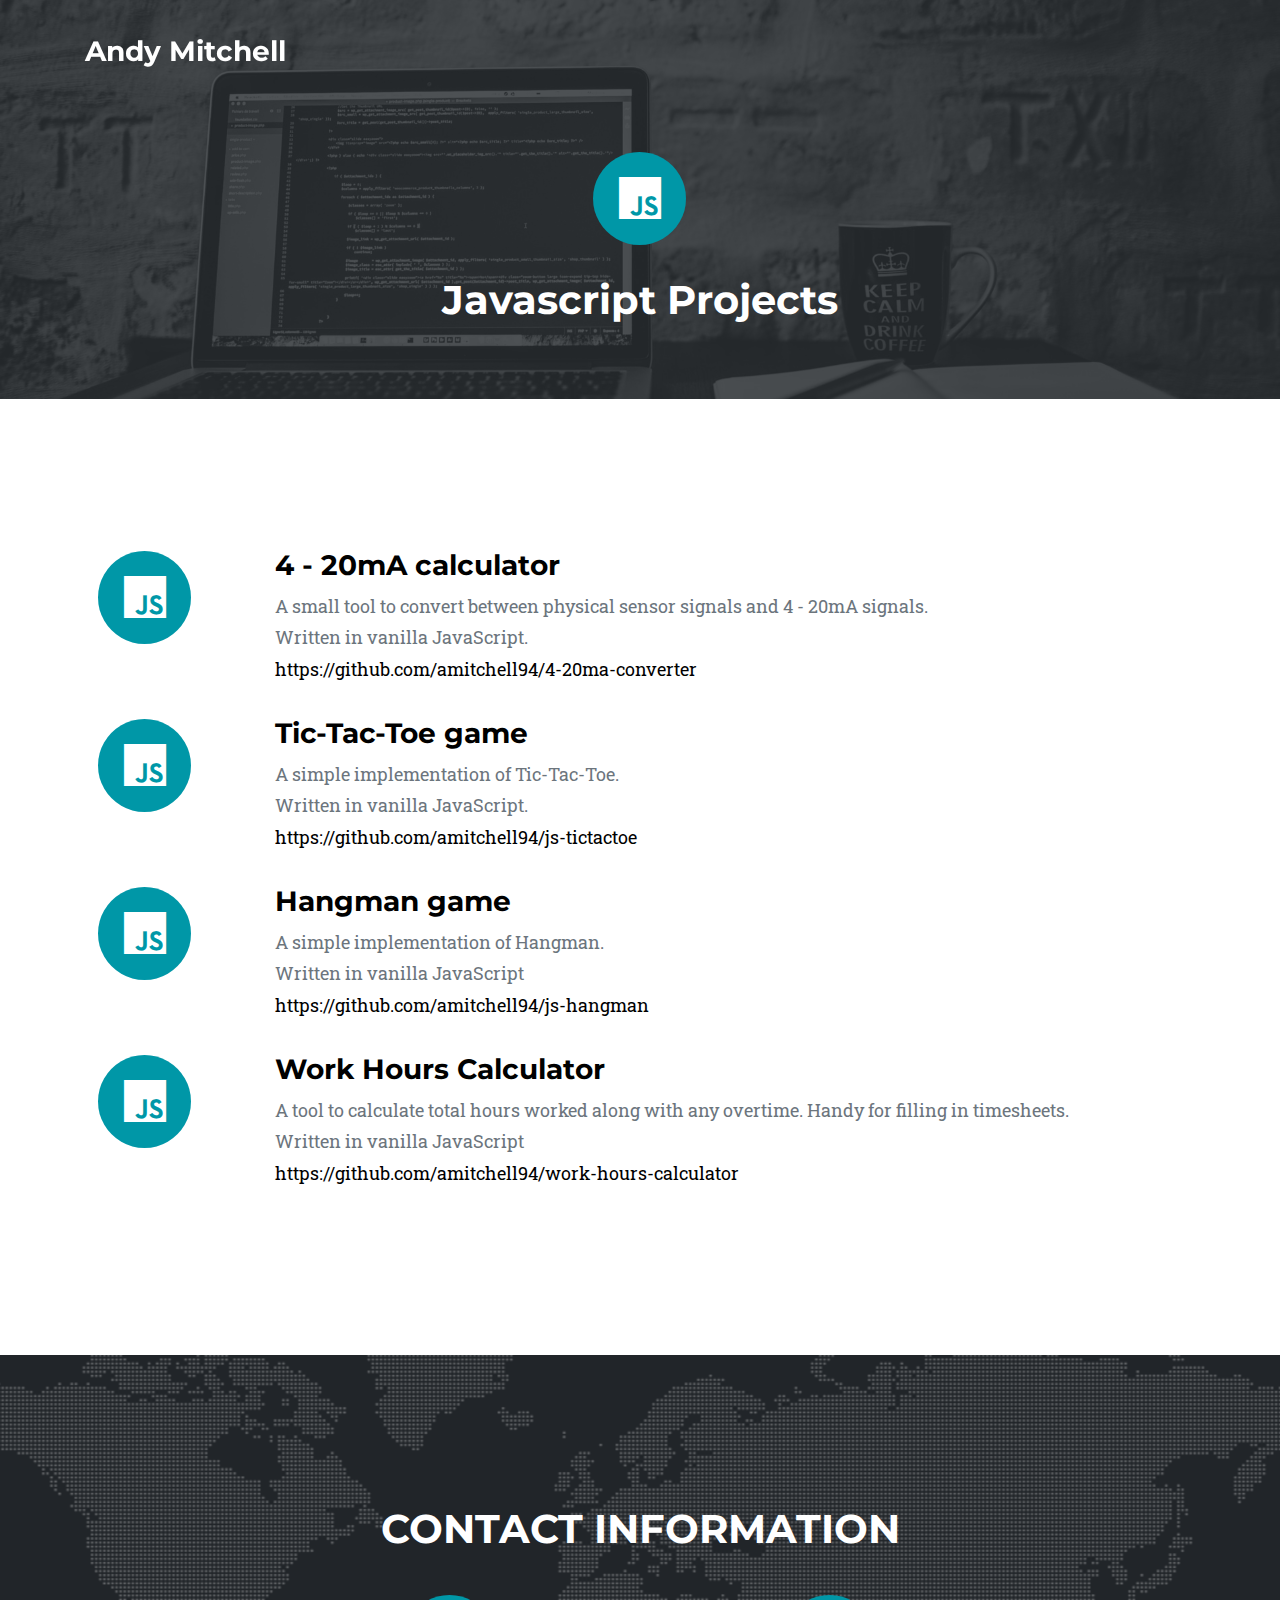
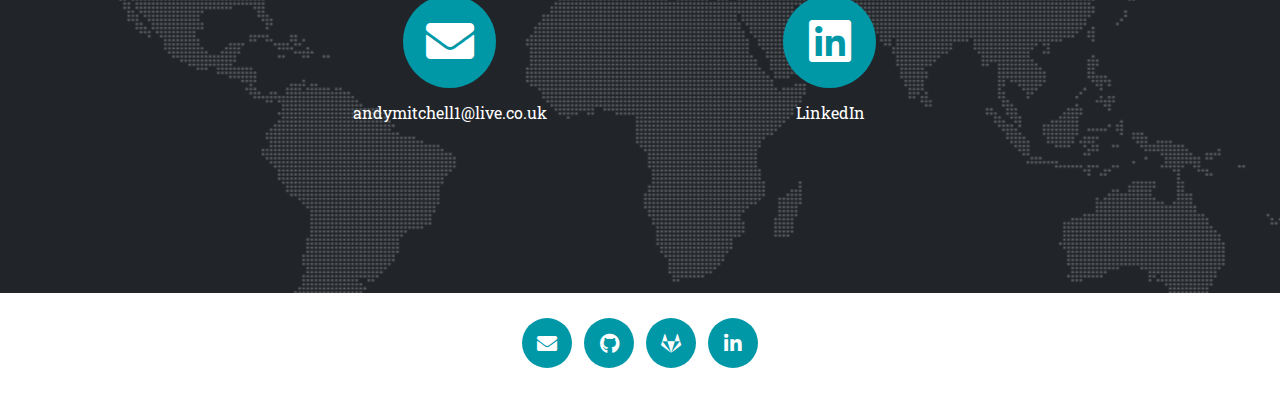
<file: js_projects.html>
<!DOCTYPE html>
<html lang="en">

<head>

    <meta charset="utf-8">
    <meta name="viewport" content="width=device-width, initial-scale=1, shrink-to-fit=no">
    <meta name="description" content="">
    <meta name="author" content="">

    <title>Andy Mitchell - Portfolio</title>

    <!-- Bootstrap core CSS -->
    <link href="vendor/bootstrap/css/bootstrap.min.css" rel="stylesheet">

    <!-- Custom fonts for this template -->
    <link href="vendor/fontawesome-free/css/all.min.css" rel="stylesheet" type="text/css">
    <link href="https://fonts.googleapis.com/css?family=Montserrat:400,700" rel="stylesheet" type="text/css">
    <link href='https://fonts.googleapis.com/css?family=Kaushan+Script' rel='stylesheet' type='text/css'>
    <link href='https://fonts.googleapis.com/css?family=Droid+Serif:400,700,400italic,700italic' rel='stylesheet'
          type='text/css'>
    <link href='https://fonts.googleapis.com/css?family=Roboto+Slab:400,100,300,700' rel='stylesheet' type='text/css'>

    <!-- Custom styles for this template -->
    <link href="css/agency.min.css" rel="stylesheet">

    <link rel="shortcut icon" type="image/x-icon" href="favicon.ico">
</head>

<body id="page-top">

<!-- Navigation -->
<nav class="navbar navbar-expand-lg navbar-dark fixed-top" id="mainNav">
    <div class="container">
        <a class="navbar-brand js-scroll-trigger" href="index.html">Andy Mitchell</a>
    </div>
</nav>

<!-- Header -->
<header class="masthead">
    <div class="overlay"></div>
    <div class="container">
        <div class="row align-items-center">
            <div class="col-sm-12" style="padding-top: 150px; ">
                            <span class="fa-stack fa-3x" style="margin-bottom: 30px">
              <i class="fas fa-circle fa-stack-2x text-primary"></i>
              <i class="fab fa-js fa-stack-1x fa-inverse"></i>
            </span>
                <h1 style="margin-bottom: 75px">Javascript Projects</h1>
            </div>
        </div>
    </div>
</header>

<!-- Projects -->
<section id="about">
    <div class="container">
        <div class="row mb-3">
            <div class="col-lg-2">
                <div>
                    <span class="fa-stack fa-3x" style="margin-bottom: 30px">
                        <a href="/4-20ma-converter/">
                            <i class="fas fa-circle fa-stack-2x text-primary"></i>
                            <i class="fab fa-js fa-stack-1x fa-inverse"></i>
                        </a>
                    </span>
                </div>
            </div>
            <div class="col-lg-10">
                <h3 class="section-heading "><a href="/4-20ma-converter/" style="color: black">4 - 20mA calculator</a>
                </h3>
                <p class="text-muted" style="font-size: large">
                    A small tool to convert between physical sensor signals and 4 - 20mA signals.
                    <br>
                    Written in vanilla JavaScript.
                    <br>
                    <a href="https://github.com/amitchell94/4-20ma-converter" style="color: black">https://github.com/amitchell94/4-20ma-converter</a>
                </p>
            </div>
        </div>
        <div class="row mb-3">
            <div class="col-lg-2">
                <div><span class="fa-stack fa-3x" style="margin-bottom: 30px">
                    <a href="/js-tictactoe/">
                        <i class="fas fa-circle fa-stack-2x text-primary"></i>
                        <i class="fab fa-js fa-stack-1x fa-inverse"></i>
                    </a>
                </span></div>
            </div>
            <div class="col-lg-10">
                <h3 class="section-heading "><a href="/js-tictactoe/" style="color: black">Tic-Tac-Toe game</a></h3>
                <p class="text-muted" style="font-size: large">
                    A simple implementation of Tic-Tac-Toe.
                    <br>
                    Written in vanilla JavaScript.
                    <br>
                    <a href="https://github.com/amitchell94/js-tictactoe" style="color: black">https://github.com/amitchell94/js-tictactoe</a>
                    <br>
                </p>
            </div>
        </div>
        <div class="row mb-3">
            <div class="col-lg-2">
                <div><span class="fa-stack fa-3x" style="margin-bottom: 30px">
                    <a href="/js-hangman/">
                        <i class="fas fa-circle fa-stack-2x text-primary"></i>
                        <i class="fab fa-js fa-stack-1x fa-inverse"></i>
                    </a>
                </span></div>
            </div>
            <div class="col-lg-10">
                <h3 class="section-heading "><a href="/js-hangman/" style="color: black">Hangman game</a></h3>
                <p class="text-muted" style="font-size: large">
                    A simple implementation of Hangman.
                    <br>
                    Written in vanilla JavaScript
                    <br>
                    <a href="https://github.com/amitchell94/js-hangman" style="color: black">https://github.com/amitchell94/js-hangman</a>
                </p>
            </div>
        </div>
        <div class="row">
            <div class="col-lg-2">
                <div><span class="fa-stack fa-3x" style="margin-bottom: 30px">
                    <a href="/work-hours-calculator/">
                        <i class="fas fa-circle fa-stack-2x text-primary"></i>
                        <i class="fab fa-js fa-stack-1x fa-inverse"></i>
                    </a>
                </span></div>
            </div>
            <div class="col-lg-10">
                <h3 class="section-heading "><a href="/work-hours-calculator/" style="color: black">Work Hours Calculator</a></h3>
                <p class="text-muted" style="font-size: large">
                    A tool to calculate total hours worked along with any overtime. Handy for filling in timesheets.
                    <br>
                    Written in vanilla JavaScript
                    <br>
                    <a href="https://github.com/amitchell94/work-hours-calculator" style="color: black">https://github.com/amitchell94/work-hours-calculator</a>
                </p>
            </div>
        </div>
    </div>
    </div>
</section>

<!-- Contact -->
<section id="contact">
    <div class="container">
        <div class="row">
            <div class="col-lg-12 text-center">
                <h2 class="section-heading text-uppercase">Contact Information</h2>
            </div>
        </div>
        <div class="row" style="padding-top: 25px">
            <div class="col-lg-4 ml-auto text-center text-white">
                <a class="contact-buttons" href="mailto:andymitchell1@live.co.uk">
            <span class="fa-stack fa-3x">
            <i class="fas fa-circle fa-stack-2x text-primary contact-icon"></i>
            <i class="fas fa-envelope fa-stack-1x fa-inverse"></i>
            </span>
                    <p style="padding-top: 10px">andymitchell1@live.co.uk</p>
                </a>
            </div>
            <div class="col-lg-4 mr-auto text-center text-white">
                <a href="https://www.linkedin.com/in/andy-mitchell94/">
                    <span class="fa-stack fa-3x">
                        <i class="fas fa-circle fa-stack-2x text-primary contact-icon contact-buttons"></i>
                        <i class="fab fa-linkedin fa-stack-1x fa-inverse"></i>
                    </span>
                    <p style="padding-top: 10px">LinkedIn</p>
                </a>
            </div>
        </div>
    </div>
</section>

<!-- Footer -->
<footer>
    <div class="container">
        <div class="row">
            <div class="col-md-12">
                <ul class="list-inline social-buttons">
                    <li class="list-inline-item">
                        <a href="mailto:andymitchell1@live.co.uk">
                            <i class="fas fa-envelope"></i>
                        </a>
                    </li>
                    <li class="list-inline-item">
                        <a href="https://github.com/amitchell94">
                            <i class="fab fa-github"></i>
                        </a>
                    </li>
                    <li class="list-inline-item">
                        <a href="https://gitlab.com/amitchell94">
                            <i class="fab fa-gitlab"></i>
                        </a>
                    </li>
                    <li class="list-inline-item">
                        <a href="https://www.linkedin.com/in/andy-mitchell94/">
                            <i class="fab fa-linkedin-in"></i>
                        </a>
                    </li>
                </ul>
            </div>
        </div>
    </div>
</footer>

<!-- Bootstrap core JavaScript -->
<script src="vendor/jquery/jquery.min.js"></script>
<script src="vendor/bootstrap/js/bootstrap.bundle.min.js"></script>

<!-- Plugin JavaScript -->
<script src="vendor/jquery-easing/jquery.easing.min.js"></script>

<!-- Contact form JavaScript -->
<script src="js/jqBootstrapValidation.js"></script>

<!-- Custom scripts for this template -->
<script src="js/agency.min.js"></script>

</body>

</html>
</file>
<file: css/agency.min.css>
/*!
 * Start Bootstrap - Agency v5.0.3 (https://startbootstrap.com/template-overviews/agency)
 * Copyright 2013-2018 Start Bootstrap
 * Licensed under MIT (https://github.com/BlackrockDigital/startbootstrap-agency/blob/master/LICENSE)
 */
body {
    overflow-x: hidden;
    font-family: 'Roboto Slab', -apple-system, BlinkMacSystemFont, 'Segoe UI', Roboto, 'Helvetica Neue', Arial, sans-serif, 'Apple Color Emoji', 'Segoe UI Emoji', 'Segoe UI Symbol', 'Noto Color Emoji'
}

p {
    line-height: 1.75
}

a {
    color: #fff
}

a:hover {
    color: #6c757d
}

.text-primary {
    color: #0097A7 !important
}

h1, h2, h3, h4, h5, h6 {
    font-weight: 700;
    font-family: Montserrat, -apple-system, BlinkMacSystemFont, 'Segoe UI', Roboto, 'Helvetica Neue', Arial, sans-serif, 'Apple Color Emoji', 'Segoe UI Emoji', 'Segoe UI Symbol', 'Noto Color Emoji'
}

section {
    padding: 100px 0
}

section h2.section-heading {
    font-size: 40px;
    margin-top: 0;
    margin-bottom: 15px
}

section h3.section-subheading {
    font-size: 16px;
    font-weight: 400;
    font-style: italic;
    margin-bottom: 75px;
    text-transform: none;
    font-family: 'Droid Serif', -apple-system, BlinkMacSystemFont, 'Segoe UI', Roboto, 'Helvetica Neue', Arial, sans-serif, 'Apple Color Emoji', 'Segoe UI Emoji', 'Segoe UI Symbol', 'Noto Color Emoji'
}

@media (min-width: 768px) {
    section {
        padding: 150px 0
    }
}

.btn {
    font-family: Montserrat, -apple-system, BlinkMacSystemFont, 'Segoe UI', Roboto, 'Helvetica Neue', Arial, sans-serif, 'Apple Color Emoji', 'Segoe UI Emoji', 'Segoe UI Symbol', 'Noto Color Emoji';
    font-weight: 700
}

.btn-xl {
    font-size: 18px;
    padding: 20px 40px
}

.btn-primary {
    background-color: #0097A7;
    border-color: #0097A7
}

.btn-primary:active, .btn-primary:focus, .btn-primary:hover {
    background-color: #00bcd1 !important;
    border-color: #00bcd1 !important;
    color: #fff !important;
}

.btn-primary:active, .btn-primary:focus {
    -webkit-box-shadow: 0 0 0 .2rem rgba(25, 108, 197, .5) !important;
    box-shadow: 0 0 0 .2rem rgba(25, 108, 197, .5) !important
}

::-moz-selection {
    background: #0097A7;
    text-shadow: none
}

::selection {
    background: #0097A7;
    text-shadow: none
}

img::-moz-selection {
    background: 0 0
}

img::selection {
    background: 0 0
}

img::-moz-selection {
    background: 0 0
}

#mainNav {
    background-color: #212529
}

#mainNav .navbar-toggler {
    font-size: 12px;
    right: 0;
    padding: 13px;
    text-transform: uppercase;
    color: #fff;
    border: 0;
    background-color: #0097A7;
    font-family: Montserrat, -apple-system, BlinkMacSystemFont, 'Segoe UI', Roboto, 'Helvetica Neue', Arial, sans-serif, 'Apple Color Emoji', 'Segoe UI Emoji', 'Segoe UI Symbol', 'Noto Color Emoji'
}

#mainNav .navbar-brand {
    color: #ffffff;
    font-weight: bold;
    font-family: Montserrat, -apple-system, BlinkMacSystemFont, 'Segoe UI', Roboto, 'Helvetica Neue', Arial, sans-serif, 'Apple Color Emoji', 'Segoe UI Emoji', 'Segoe UI Symbol', 'Noto Color Emoji'
}

#mainNav .navbar-brand.active, #mainNav .navbar-brand:active, #mainNav .navbar-brand:focus, #mainNav .navbar-brand:hover {
    color: #6c757d
}

#mainNav .navbar-nav .nav-item .nav-link {
    font-size: 90%;
    font-weight: 400;
    padding: .75em 0;
    letter-spacing: 1px;
    color: #fff;
    font-family: Montserrat, -apple-system, BlinkMacSystemFont, 'Segoe UI', Roboto, 'Helvetica Neue', Arial, sans-serif, 'Apple Color Emoji', 'Segoe UI Emoji', 'Segoe UI Symbol', 'Noto Color Emoji'
}

#mainNav .navbar-nav .nav-item .nav-link.active, #mainNav .navbar-nav .nav-item .nav-link:hover {
    color: #6c757d
}

@media (min-width: 992px) {
    #mainNav {
        padding-top: 25px;
        padding-bottom: 25px;
        -webkit-transition: padding-top .3s, padding-bottom .3s;
        transition: padding-top .3s, padding-bottom .3s;
        border: none;
        background-color: transparent
    }

    #mainNav .navbar-brand {
        font-size: 1.75em;
        -webkit-transition: all .3s;
        transition: all .3s
    }

    #mainNav .navbar-nav .nav-item .nav-link {
        padding: 1.1em 1em !important
    }

    #mainNav.navbar-shrink {
        padding-top: 0;
        padding-bottom: 0;
        background-color: #212529
    }

    #mainNav.navbar-shrink .navbar-brand {
        font-size: 1.25em;
        padding: 12px 0
    }
}

header.masthead {
    position: relative;
    text-align: center;
    color: #fff;
    background-image: url(../img/header-bg.jpg);
    background-repeat: no-repeat;
    background-attachment: scroll;
    background-position: center center;
    background-size: cover
}

header.masthead .overlay {
    position: absolute;
    background-color: #212529;
    height: 100%;
    width: 100%;
    top: 0;
    left: 0;
    opacity: .8
}

header.masthead .intro-text {
    padding-top: 150px;
    padding-bottom: 100px
}

header.masthead .intro-text .intro-lead-in {
    font-size: 22px;
    font-style: italic;
    line-height: 22px;
    margin-bottom: 25px;
    font-family: 'Droid Serif', -apple-system, BlinkMacSystemFont, 'Segoe UI', Roboto, 'Helvetica Neue', Arial, sans-serif, 'Apple Color Emoji', 'Segoe UI Emoji', 'Segoe UI Symbol', 'Noto Color Emoji'
}

header.masthead .intro-text .intro-heading {
    font-size: 50px;
    font-weight: 700;
    line-height: 50px;
    margin-bottom: 25px;
    font-family: Montserrat, -apple-system, BlinkMacSystemFont, 'Segoe UI', Roboto, 'Helvetica Neue', Arial, sans-serif, 'Apple Color Emoji', 'Segoe UI Emoji', 'Segoe UI Symbol', 'Noto Color Emoji'
}

@media (min-width: 768px) {
    header.masthead .intro-text {
        padding-top: 300px;
        padding-bottom: 200px
    }

    header.masthead .intro-text .intro-lead-in {
        font-size: 40px;
        font-style: italic;
        line-height: 40px;
        margin-bottom: 25px;
        font-family: 'Droid Serif', -apple-system, BlinkMacSystemFont, 'Segoe UI', Roboto, 'Helvetica Neue', Arial, sans-serif, 'Apple Color Emoji', 'Segoe UI Emoji', 'Segoe UI Symbol', 'Noto Color Emoji'
    }

    header.masthead .intro-text .intro-heading {
        font-size: 75px;
        font-weight: 700;
        line-height: 75px;
        margin-bottom: 50px;
        font-family: Montserrat, -apple-system, BlinkMacSystemFont, 'Segoe UI', Roboto, 'Helvetica Neue', Arial, sans-serif, 'Apple Color Emoji', 'Segoe UI Emoji', 'Segoe UI Symbol', 'Noto Color Emoji'
    }
}

section#skills {
    position: relative;
    background-color: #212529;
    background-image: url(../img/skills.jpg);
    background-size: cover;
    background-repeat: no-repeat;
    background-position: center center;
}


section#skills .overlay {
    position: absolute;
    background-color: #212529;
    height: 100%;
    width: 100%;
    top: 0;
    left: 0;
    opacity: .9
}

.service-heading {
    margin: 15px 0;
    text-transform: none
}

#portfolio .portfolio-item {
    right: 0;
    margin: 0 0 15px
}

#portfolio .portfolio-item .portfolio-link {
    position: relative;
    display: block;
    height: 300px;
    max-width: 400px;
    margin: 0 auto;
    vertical-align: middle;
    float: none;
    cursor: pointer
}

#portfolio .portfolio-item .portfolio-link .portfolio-hover {
    position: absolute;
    width: 100%;
    height: 100%;
    -webkit-transition: all ease .5s;
    transition: all ease .5s;
    opacity: 0;
    background: rgba(0, 151, 167, .9)
}

#portfolio .portfolio-item .portfolio-link .portfolio-hover:hover {
    opacity: 1
}

#portfolio .portfolio-item .portfolio-link .portfolio-hover .portfolio-hover-content {
    font-size: 20px;
    position: absolute;
    top: 50%;
    width: 100%;
    height: 20px;
    margin-top: -12px;
    text-align: center;
    color: #fff
}

#portfolio .portfolio-item .portfolio-link .portfolio-hover .portfolio-hover-content i {
    margin-top: -12px
}

#portfolio .portfolio-item .portfolio-link .portfolio-hover .portfolio-hover-content h3, #portfolio .portfolio-item .portfolio-link .portfolio-hover .portfolio-hover-content h4 {
    margin: 0
}

#portfolio .portfolio-item .portfolio-caption {
    max-width: 400px;
    margin: 0 auto;
    padding: 25px;
    text-align: center;
    background-color: #fff
}

#portfolio .portfolio-item .portfolio-caption h4 {
    margin: 0;
    text-transform: none
}

#portfolio .portfolio-item .portfolio-caption p {
    font-size: 16px;
    font-style: italic;
    margin: 0;
    font-family: 'Droid Serif', -apple-system, BlinkMacSystemFont, 'Segoe UI', Roboto, 'Helvetica Neue', Arial, sans-serif, 'Apple Color Emoji', 'Segoe UI Emoji', 'Segoe UI Symbol', 'Noto Color Emoji'
}

#portfolio * {
    z-index: 2
}

#blog-post .blog-post-item {
    right: 0;
    margin: 0 0 15px;
    border-radius: .25rem;
}

#blog-post .blog-post-item .blog-post-link {
    position: relative;
    display: block;
    height: 300px;
    max-width: 600px;
    margin: 0 auto;
    vertical-align: middle;
    float: none;
    cursor: pointer
}

#blog-post .blog-post-item .blog-post-link .blog-post-hover {
    position: absolute;
    width: 100%;
    height: 100%;
    -webkit-transition: all ease .5s;
    transition: all ease .5s;
    opacity: 0;
    background: rgba(0, 151, 167, .9)
}

#blog-post .blog-post-item .blog-post-link .blog-post-hover:hover {
    opacity: 1
}

#blog-post .blog-post-item .blog-post-link .blog-post-hover .blog-post-hover-content {
    font-size: 20px;
    position: absolute;
    top: 50%;
    width: 100%;
    height: 20px;
    margin-top: -12px;
    text-align: center;
    color: #fff
}

#blog-post .blog-post-item .blog-post-link .blog-post-hover .blog-post-hover-content i {
    margin-top: -12px
}

#blog-post .blog-post-item .blog-post-link .blog-post-hover .blog-post-hover-content h3, #blog-post .blog-post-item .blog-post-link .blog-post-hover .blog-post-hover-content h4 {
    margin: 0
}

#blog-post .blog-post-item .blog-post-caption {
    max-width: 600px;
    margin: 0 auto;
    padding: 25px;
    text-align: left;
    background-color: #fff
}

#blog-post .blog-post-item .blog-post-caption h4 {
    margin: 0;
    text-transform: none
}

#blog-post .blog-post-item .blog-post-caption p {
    font-size: 16px;
    margin: 0;
    font-family: 'Droid Serif', -apple-system, BlinkMacSystemFont, 'Segoe UI', Roboto, 'Helvetica Neue', Arial, sans-serif, 'Apple Color Emoji', 'Segoe UI Emoji', 'Segoe UI Symbol', 'Noto Color Emoji'
}

#blog-post * {
    z-index: 2
}

.vcenter {
    display: inline-block;
    vertical-align: middle;
    float: none;
}

@media (min-width: 767px) {
    #portfolio .portfolio-item {
        margin: 0 0 30px
    }
}

@media (min-width: 767px) {
    #blog-post .blog-post-item {
        margin: 0 0 30px
    }
}

.portfolio-modal {
    padding-right: 0 !important
}

.portfolio-modal .modal-dialog {
    margin: 1rem;
    max-width: 100vw
}

.portfolio-modal .modal-content {
    padding: 100px 0;
    text-align: center
}

.portfolio-modal .modal-content h2 {
    font-size: 3em;
    margin-bottom: 15px
}

.portfolio-modal .modal-content p {
    margin-bottom: 30px
}

.portfolio-modal .modal-content p.item-intro {
    font-size: 16px;
    font-style: italic;
    margin: 20px 0 30px;
    font-family: 'Droid Serif', -apple-system, BlinkMacSystemFont, 'Segoe UI', Roboto, 'Helvetica Neue', Arial, sans-serif, 'Apple Color Emoji', 'Segoe UI Emoji', 'Segoe UI Symbol', 'Noto Color Emoji'
}

.portfolio-modal .modal-content ul.list-inline {
    margin-top: 0;
    margin-bottom: 30px
}

.portfolio-modal .modal-content img {
    margin-bottom: 30px
}

.portfolio-modal .modal-content button {
    cursor: pointer
}

.portfolio-modal .close-modal {
    position: absolute;
    top: 25px;
    right: 25px;
    width: 75px;
    height: 75px;
    cursor: pointer;
    background-color: transparent
}

.portfolio-modal .close-modal:hover {
    opacity: .3
}

.portfolio-modal .close-modal .lr {
    z-index: 1051;
    width: 1px;
    height: 75px;
    margin-left: 35px;
    -webkit-transform: rotate(45deg);
    transform: rotate(45deg);
    background-color: #212529
}

.portfolio-modal .close-modal .lr .rl {
    z-index: 1052;
    width: 1px;
    height: 75px;
    -webkit-transform: rotate(90deg);
    transform: rotate(90deg);
    background-color: #212529
}

.team-member {
    margin-bottom: 50px;
    text-align: center
}

.team-member img {
    width: 225px;
    height: 225px;
    border: 7px solid #fff
}

.team-member h4 {
    margin-top: 25px;
    margin-bottom: 0;
    text-transform: none
}

.team-member p {
    margin-top: 0
}

section#contact {
    background-color: #212529;
    background-image: url(../img/map-image.png);
    background-repeat: no-repeat;
    background-position: center
}

section#contact .a {
    color: #fff
}

section#contact .section-heading {
    color: #fff
}

section#contact .form-group {
    margin-bottom: 25px
}

section#contact .form-group input, section#contact .form-group textarea {
    padding: 20px
}

section#contact .form-group input.form-control {
    height: auto
}

section#contact .form-group textarea.form-control {
    height: 248px
}

section#contact .form-control:focus {
    border-color: #fed136;
    -webkit-box-shadow: none;
    box-shadow: none
}

section#contact ::-webkit-input-placeholder {
    font-weight: 700;
    color: #ced4da;
    font-family: Montserrat, -apple-system, BlinkMacSystemFont, 'Segoe UI', Roboto, 'Helvetica Neue', Arial, sans-serif, 'Apple Color Emoji', 'Segoe UI Emoji', 'Segoe UI Symbol', 'Noto Color Emoji'
}

section#contact :-moz-placeholder {
    font-weight: 700;
    color: #ced4da;
    font-family: Montserrat, -apple-system, BlinkMacSystemFont, 'Segoe UI', Roboto, 'Helvetica Neue', Arial, sans-serif, 'Apple Color Emoji', 'Segoe UI Emoji', 'Segoe UI Symbol', 'Noto Color Emoji'
}

section#contact ::-moz-placeholder {
    font-weight: 700;
    color: #ced4da;
    font-family: Montserrat, -apple-system, BlinkMacSystemFont, 'Segoe UI', Roboto, 'Helvetica Neue', Arial, sans-serif, 'Apple Color Emoji', 'Segoe UI Emoji', 'Segoe UI Symbol', 'Noto Color Emoji'
}

section#contact :-ms-input-placeholder {
    font-weight: 700;
    color: #ced4da;
    font-family: Montserrat, -apple-system, BlinkMacSystemFont, 'Segoe UI', Roboto, 'Helvetica Neue', Arial, sans-serif, 'Apple Color Emoji', 'Segoe UI Emoji', 'Segoe UI Symbol', 'Noto Color Emoji'
}

footer {
    padding: 25px 0;
    text-align: center
}

footer span.copyright {
    font-size: 90%;
    line-height: 40px;
    text-transform: none;
    font-family: Montserrat, -apple-system, BlinkMacSystemFont, 'Segoe UI', Roboto, 'Helvetica Neue', Arial, sans-serif, 'Apple Color Emoji', 'Segoe UI Emoji', 'Segoe UI Symbol', 'Noto Color Emoji'
}

footer ul.quicklinks {
    font-size: 90%;
    line-height: 40px;
    margin-bottom: 0;
    text-transform: none;
    font-family: Montserrat, -apple-system, BlinkMacSystemFont, 'Segoe UI', Roboto, 'Helvetica Neue', Arial, sans-serif, 'Apple Color Emoji', 'Segoe UI Emoji', 'Segoe UI Symbol', 'Noto Color Emoji'
}

ul.social-buttons {
    margin-bottom: 0
}

ul.social-buttons li a {
    font-size: 20px;
    line-height: 50px;
    display: block;
    width: 50px;
    height: 50px;
    -webkit-transition: all .3s;
    transition: all .3s;
    color: #fff;
    border-radius: 100%;
    outline: 0;
    background-color: #0097a7
}

ul.social-buttons li a:active, ul.social-buttons li a:focus, ul.social-buttons li a:hover {
    background-color: #00bcd1
}

.contact-buttons a:hover {
    color: #00bcd1
}
</file>
